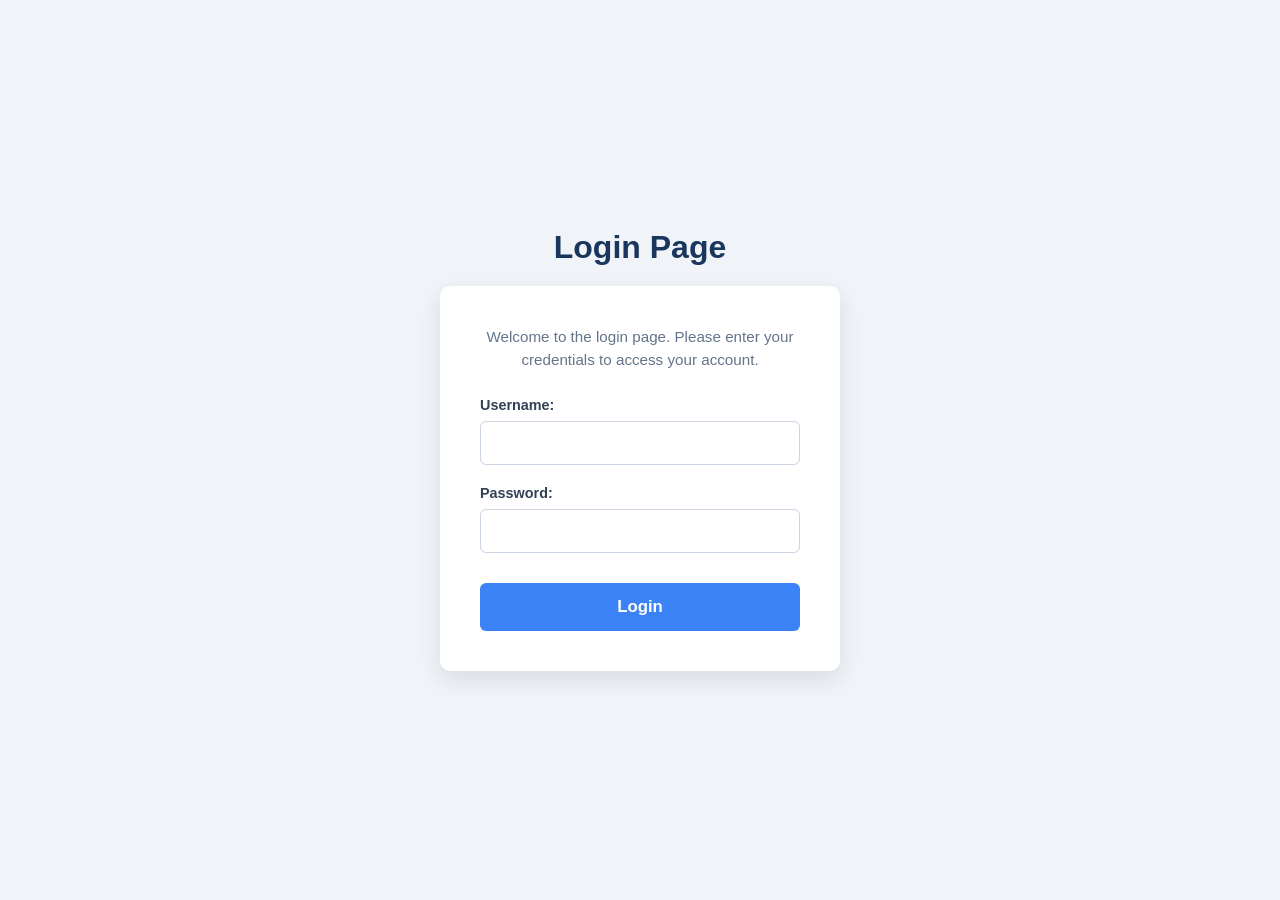
<file: login page/index.html>
<!DOCTYPE html>
<html lang="en">
<head>
    <meta charset="UTF-8">
    <meta name="viewport" content="width=device-width, initial-scale=1.0">
    <title>Document</title>
    <link rel="stylesheet" href="style.css">
</head>
<body>
    <header>
        <h1>login page</h1>
    </header>
    <main>
        <p>Welcome to the login page. Please enter your credentials to access your account.</p>
    <form action="/submit" method="post">
        <label for="username">Username:</label>
        <input type="text" id="username" name="username" required>
        <br>
        <label for="password">Password:</label>
        <input type="password" id="password" name="password" required>
        <br>
        <button type="submit">Login</button>
    </form>
    </main>
</body>
</html>
</file>
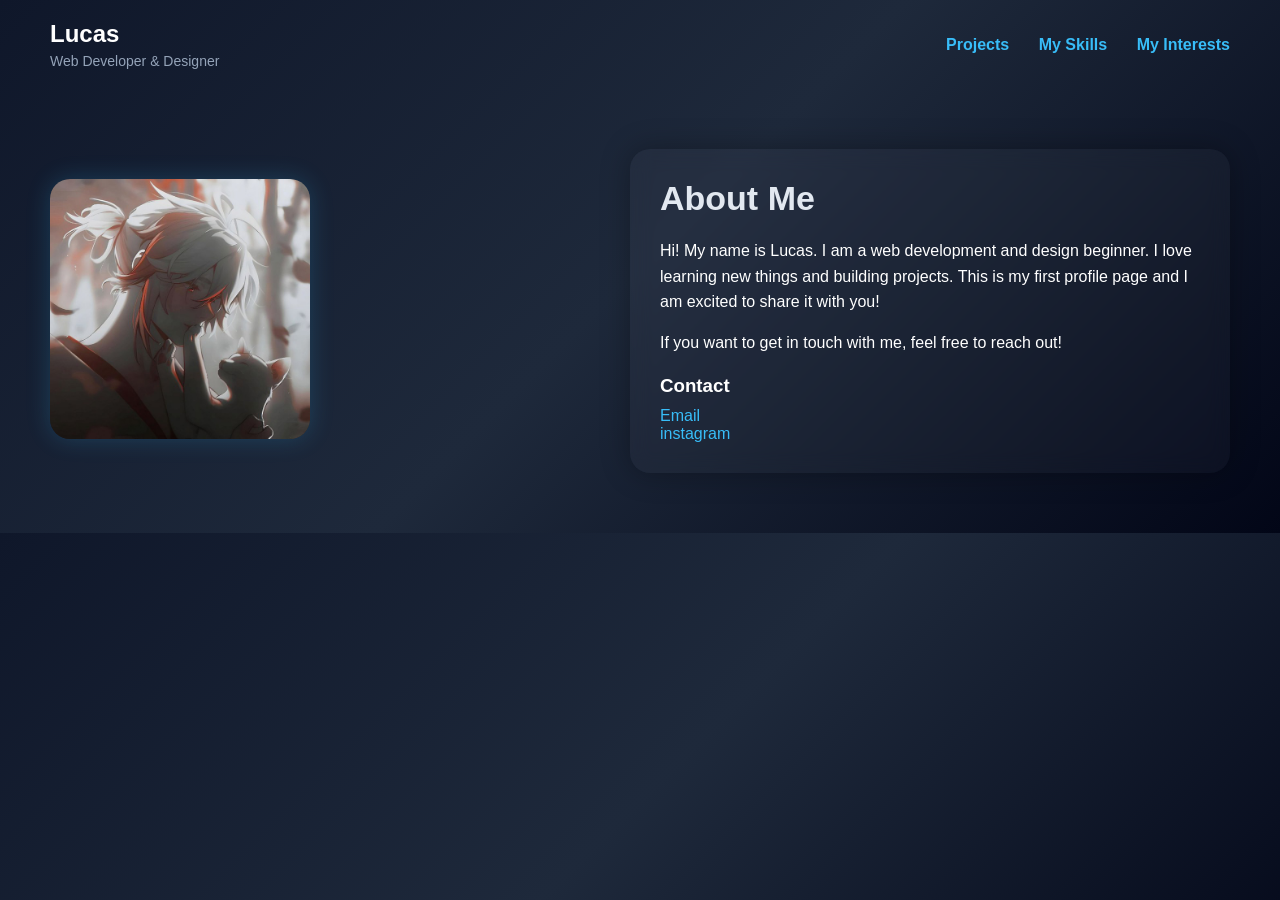
<file: profile page/index.html>
<!DOCTYPE html>
<html lang="en">
<head>
    <meta charset="UTF-8">
    <meta name="viewport" content="width=device-width, initial-scale=1.0">
    <title>Profile Page</title>
    <link rel="stylesheet" href="style.css">
    <link rel="favicon icon" href="profile.jpg">
</head>
<body>

<header class="navbar">
    <div class="logo">
        <h2>Lucas</h2>
        <p>Web Developer & Designer</p>
    </div>

    <nav class="nav-links">
        <a href="project.html">Projects</a>
        <a href="skillset.html">My Skills</a>
        <a href="myinterrest.html">My Interests</a>
    </nav>
</header>

<main class="main-section">

    <!-- Image (LEFT) -->
    <div class="image">
        <img src="profile.jpg" alt="Profile Image">
    </div>

    <!-- Text (RIGHT) -->
    <div class="content">
        <h1>About Me</h1>

        <p>
            Hi! My name is Lucas. I am a web development and design beginner.
            I love learning new things and building projects. This is my first profile page and I am excited to share it with you!
        </p>

        <p>
            If you want to get in touch with me, feel free to reach out!
        </p>

        <h3>Contact</h3>
        <ul>
            <li>
                <a href="mailto:deepesh.200.lucas@gmail.com">Email</a>
            </li>
            <li>
                <a href="https://www.instagram.com/deepesh._0/" target="_blank">instagram</a>
            </li>
        </ul>
    </div>

</main>

</body>
</html>
</file>
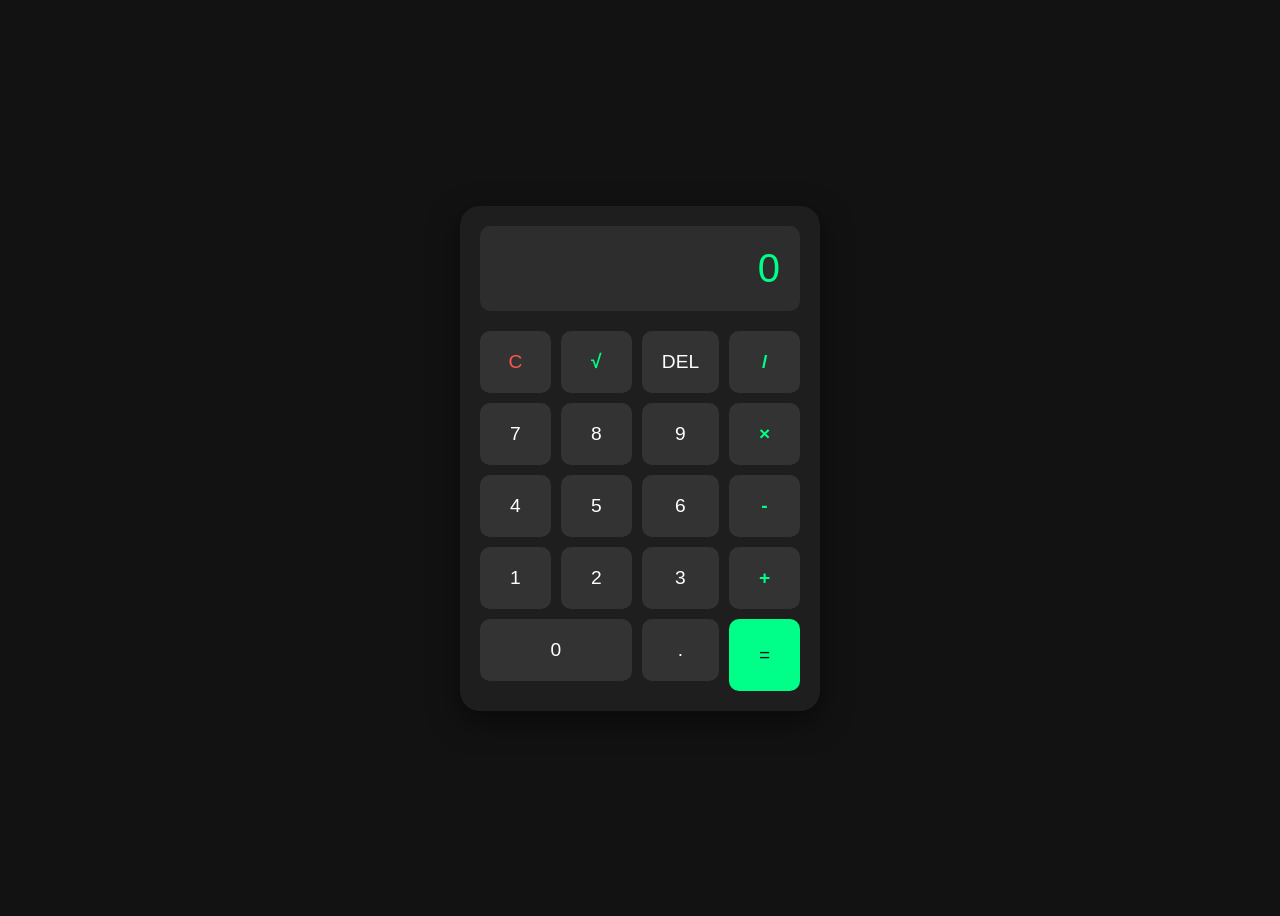
<file: web calculator/index.html>
<!DOCTYPE html>
<html lang="en">
<head>
    <meta charset="UTF-8">
    <meta name="viewport" content="width=device-width, initial-scale=1.0">
    <title>Simple Web Calc</title>
    <link rel="stylesheet" href="style.css">
</head>
<body>
    <div class="calculator">
        <div class="display" id="display">0</div>
        <div class="buttons">
            <button class="btn clear" onclick="clearDisplay()">C</button>
            <button class="btn operator" onclick="calculateSquareRoot()">√</button>
            <button class="btn delete" onclick="deleteLast()">DEL</button>
            <button class="btn operator" onclick="appendOperator('/')">/</button>
            
            <button class="btn" onclick="appendNumber('7')">7</button>
            <button class="btn" onclick="appendNumber('8')">8</button>
            <button class="btn" onclick="appendNumber('9')">9</button>
            <button class="btn operator" onclick="appendOperator('*')">×</button>
            
            <button class="btn" onclick="appendNumber('4')">4</button>
            <button class="btn" onclick="appendNumber('5')">5</button>
            <button class="btn" onclick="appendNumber('6')">6</button>
            <button class="btn operator" onclick="appendOperator('-')">-</button>
            
            <button class="btn" onclick="appendNumber('1')">1</button>
            <button class="btn" onclick="appendNumber('2')">2</button>
            <button class="btn" onclick="appendNumber('3')">3</button>
            <button class="btn operator" onclick="appendOperator('+')">+</button>
            
            <button class="btn zero" onclick="appendNumber('0')">0</button>
            <button class="btn" onclick="appendNumber('.')">.</button>
            <button class="btn equal" onclick="calculate()">=</button>
        </div>
    </div>
    <script src="script.js"></script>
</body>
</html>
</file>
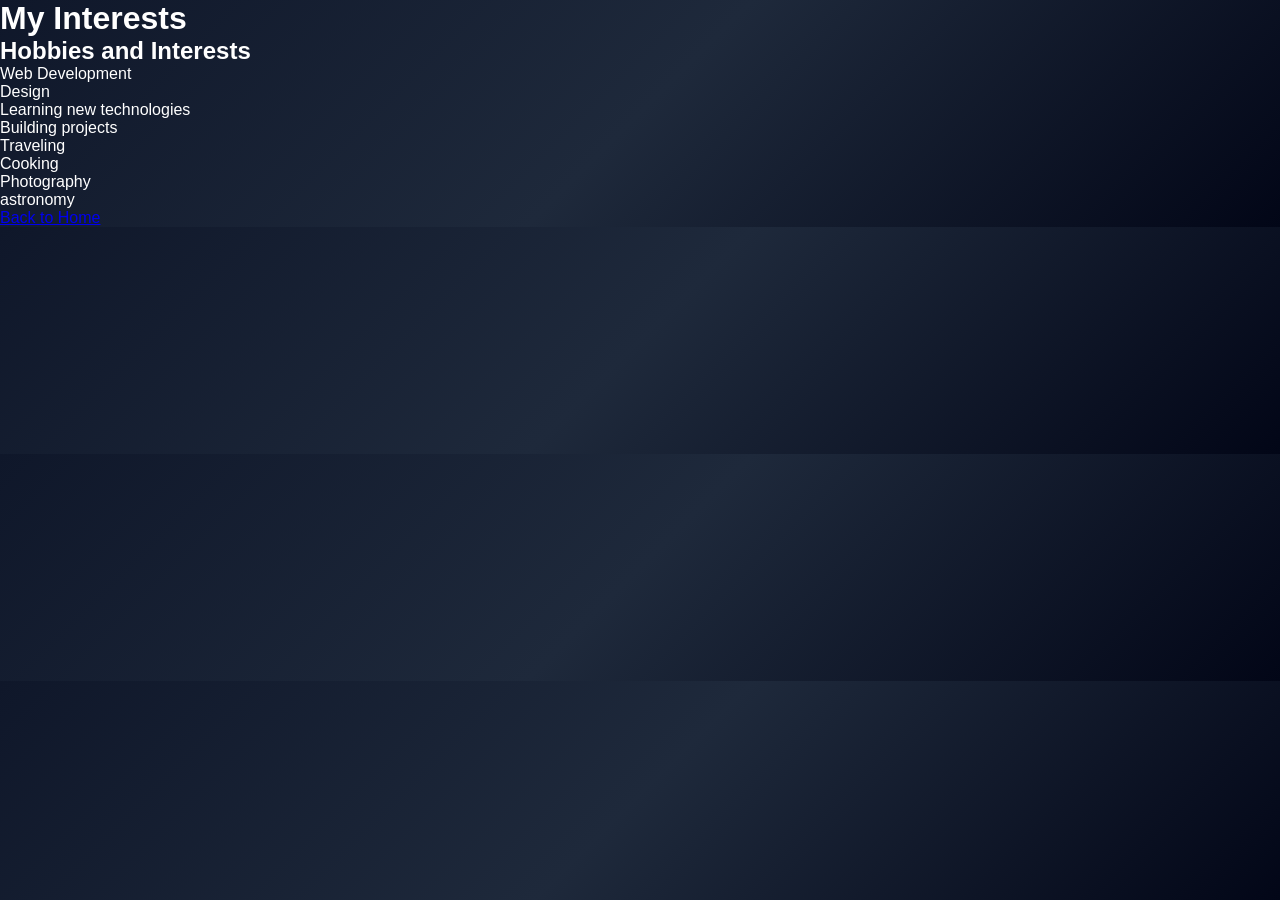
<file: profile page/myinterrest.html>
<!DOCTYPE html>
<html lang="en">
<head>
    <meta charset="UTF-8">
    <meta name="viewport" content="width=device-width, initial-scale=1.0">
    <title>my interests</title>
    <link rel="stylesheet" href="style.css">
</head>
<body>
    <header>
        <h1>My Interests</h1>
    </header>
    <main>
        <section>
            <h2>Hobbies and Interests</h2>
            <ul>
                <li>Web Development</li>
                <li>Design</li>
                <li>Learning new technologies</li>
                <li>Building projects</li>
                <li>Traveling</li>
                <li>Cooking</li>
                <li>Photography</li>
                <li>astronomy</li>
            </ul>
        </section>
    </main>
    <footer>
        <nav>
            <a href="/index.html">Back to Home</a>
        </nav>
    </footer>
</body>
</html>
</file>
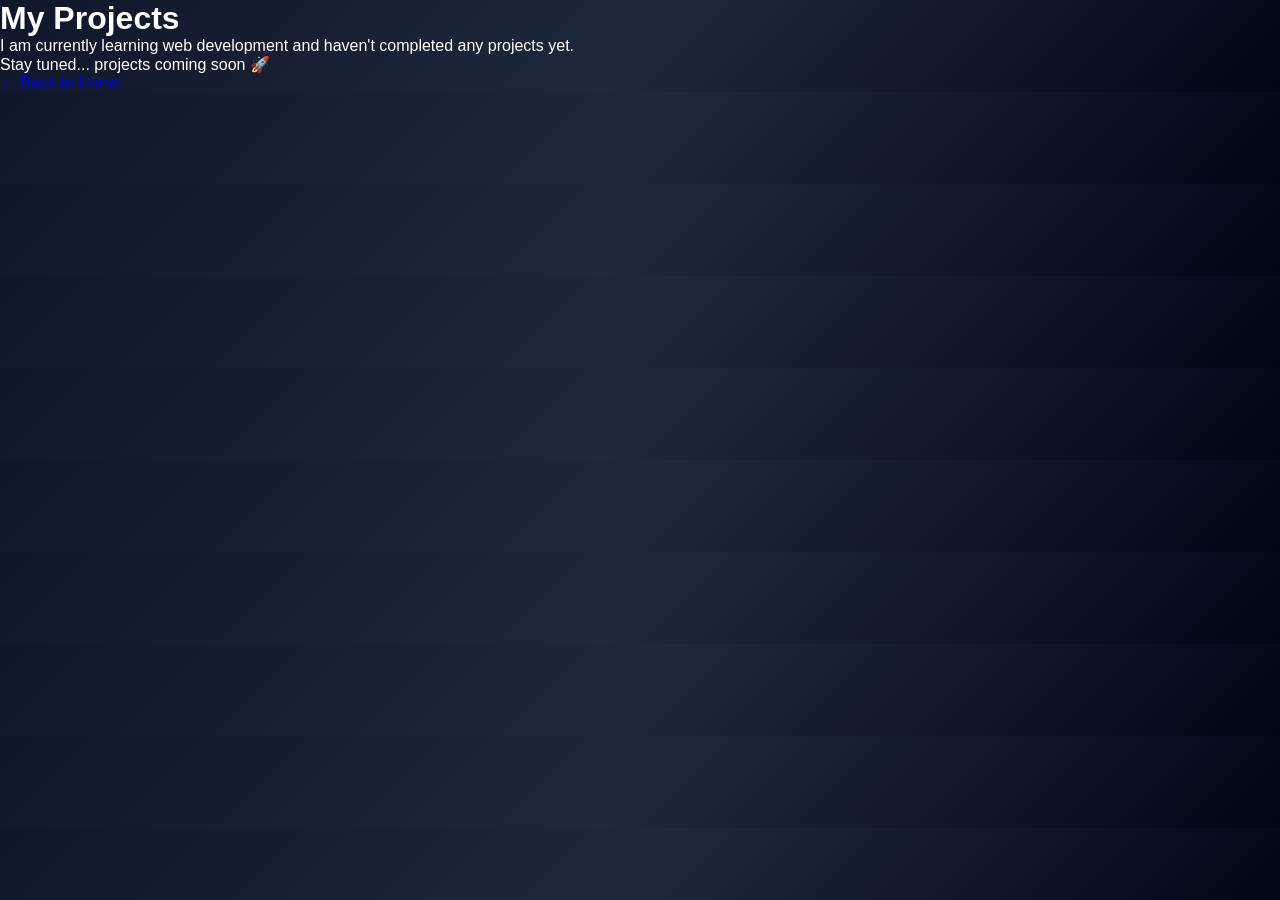
<file: profile page/project.html>
<!DOCTYPE html>
<html lang="en">
<head>
    <meta charset="UTF-8">
    <meta name="viewport" content="width=device-width, initial-scale=1.0">
    <title>My Projects</title>
    <link rel="stylesheet" href="style.css">
</head>
<body>

    <div class="container">

        <div class="left">
            <h1>My Projects</h1>

            <p>
                I am currently learning web development and haven't completed any projects yet.
            </p>

            <p>
                Stay tuned... projects coming soon 🚀
            </p>

            <a href="index.html">← Back to Home</a>
        </div>

    </div>

</body>
</html>
</file>
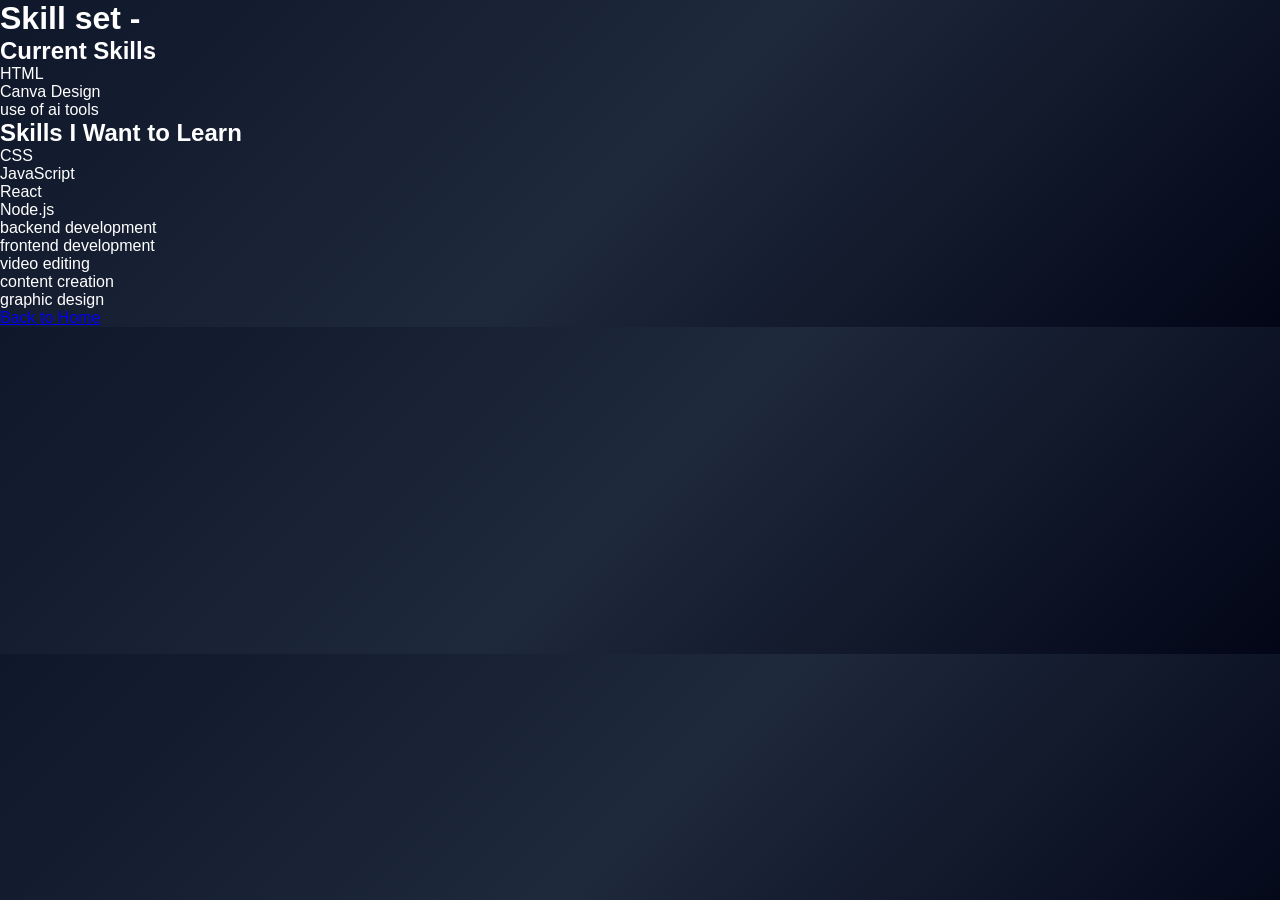
<file: profile page/skillset.html>
<!doctype html>
<html lang="en">
  <head>
    <meta charset="UTF-8" />
    <meta name="viewport" content="width=device-width, initial-scale=1.0" />
    <title>skills I know</title>
    <link rel="stylesheet" href="style.css">
  </head>
  <body>
    <header>
      <h1>Skill set -</h1>
    </header>
    <main>
      <section>
        <h2>Current Skills</h2>
        <ul>
          <li>HTML</li>
          <li>Canva Design</li>
          <li>use of ai tools</li>
        </ul>
      </section>
      <section>
        <h2>Skills I Want to Learn</h2>
        <ul>
          <li>CSS</li>
          <li>JavaScript</li>
          <li>React</li>
          <li>Node.js</li>
          <li>backend development</li>
          <li>frontend development</li>
          <li>video editing</li>
          <li>content creation</li>
          <li>graphic design</li>
        </ul>
      </section>
      <nav>
        <a href="/index.html">Back to Home</a>
      </nav>
    </main>
  </body>
</html>
</file>
<file: login page/style.css>
/* 1. Basic Reset & Setup */
* {
    box-sizing: border-box;
    margin: 0;
    padding: 0;
}

body {
    font-family: 'Segoe UI', Tahoma, Geneva, Verdana, sans-serif;
    background-color: #f0f4f8; /* Soft blue-grey background */
    color: #333;
    display: flex;
    flex-direction: column;
    align-items: center;
    justify-content: center;
    min-height: 100vh; /* Centers content vertically */
}

/* 2. Header Styling */
header {
    margin-bottom: 20px;
    text-align: center;
}

h1 {
    color: #1a365d;
    text-transform: capitalize;
    font-size: 2rem;
}

/* 3. Main Container (The Card) */
main {
    background: #ffffff;
    padding: 40px;
    border-radius: 10px;
    box-shadow: 0 8px 24px rgba(0, 0, 0, 0.1); /* Soft shadow for depth */
    width: 100%;
    max-width: 400px; /* Keeps the form from getting too wide */
    text-align: center;
}

main p {
    font-size: 0.95em;
    color: #64748b;
    margin-bottom: 25px;
    line-height: 1.5;
}

/* 4. Form Layout */
form {
    display: flex;
    flex-direction: column;
    text-align: left;
}

/* Hide the <br> tags since we are using CSS margins for spacing */
form br {
    display: none; 
}

label {
    font-weight: 600;
    margin-bottom: 8px;
    font-size: 0.9em;
    color: #334155;
}

/* 5. Input Fields */
input[type="text"],
input[type="password"] {
    padding: 12px;
    margin-bottom: 20px;
    border: 1px solid #cbd5e1;
    border-radius: 6px;
    font-size: 1em;
    transition: all 0.3s ease;
}

input[type="text"]:focus,
input[type="password"]:focus {
    outline: none;
    border-color: #3b82f6;
    box-shadow: 0 0 0 3px rgba(59, 130, 246, 0.2); /* Glow effect on click */
}

/* 6. Submit Button */
button[type="submit"] {
    background-color: #3b82f6;
    color: white;
    padding: 14px;
    border: none;
    border-radius: 6px;
    font-size: 1.05em;
    font-weight: bold;
    cursor: pointer;
    transition: background-color 0.3s ease;
    margin-top: 10px;
}

button[type="submit"]:hover {
    background-color: #2563eb; /* Darker blue on hover */
}
</file>
<file: profile page/style.css>
/* ===== RESET ===== */
* {
    margin: 0;
    padding: 0;
    box-sizing: border-box;
}

/* ===== BODY ===== */
body {
    font-family: Arial, sans-serif;
    background-color: #0f172a;
    color: white;
}

/* ===== NAVBAR ===== */
.navbar {
    display: flex;
    justify-content: space-between;
    align-items: center;
    padding: 20px 50px;
}

/* Logo */
.logo h2 {
    margin-bottom: 5px;
}

.logo p {
    font-size: 14px;
    color: #94a3b8;
}

/* Nav links */
.nav-links a {
    margin-left: 25px;
    text-decoration: none;
    color: #38bdf8;
    font-weight: bold;
}

.nav-links a:hover {
    text-decoration: underline;
}

/* ===== MAIN SECTION ===== */
.main-section {
    display: flex;
    align-items: center;
    justify-content: space-between;
    padding: 60px 50px;
    gap: 40px;
}

/* IMAGE */
.image img {
    width: 260px;
    border-radius: 20px;
}

/* CONTENT */
.content {
    max-width: 600px;
}

.content h1 {
    margin-bottom: 20px;
    font-size: 32px;
}

.content p {
    margin-bottom: 15px;
    line-height: 1.6;
}

/* CONTACT */
.content h3 {
    margin-top: 20px;
    margin-bottom: 10px;
}

.content ul {
    list-style: none;
}

.content a {
    color: #38bdf8;
    text-decoration: none;
}

.content a:hover {
    text-decoration: underline;
}
body {
    background: linear-gradient(to right, #0f172a, #1e293b);
}
.image img {
    width: 260px;
    border-radius: 20px;
    box-shadow: 0 0 25px rgba(56, 189, 248, 0.2);
    transition: transform 0.3s ease;
}

.image img:hover {
    transform: scale(1.05);
}
body {
    font-family: Arial, sans-serif;
    background: linear-gradient(135deg, #0f172a, #1e293b, #020617);
    color: white;
}
.content {
    max-width: 600px;
    background: rgba(255, 255, 255, 0.03);
    padding: 30px;
    border-radius: 20px;
    backdrop-filter: blur(10px);
    box-shadow: 0 0 30px rgba(0, 0, 0, 0.3);
}
.content h1 {
    margin-bottom: 20px;
    font-size: 34px;
    color: #e2e8f0;
}
.content a {
    color: #38bdf8;
    text-decoration: none;
    transition: 0.3s;
}

.content a:hover {
    color: #0ea5e9;
}
</file>
<file: web calculator/style.css>
body {
    display: flex;
    justify-content: center;
    align-items: center;
    height: 100vh;
    background-color: #121212;
    font-family: 'Segoe UI', sans-serif;
}

.calculator {
    background-color: #1e1e1e;
    padding: 20px;
    border-radius: 20px;
    box-shadow: 0 10px 30px rgba(0,0,0,0.5);
    width: 320px;
}

.display {
    background-color: #2d2d2d;
    color: #00ff88;
    font-size: 2.5rem;
    text-align: right;
    padding: 20px;
    border-radius: 10px;
    margin-bottom: 20px;
    overflow-x: auto;
}

.buttons {
    display: grid;
    grid-template-columns: repeat(4, 1fr);
    gap: 10px;
}

.btn {
    padding: 20px;
    font-size: 1.2rem;
    border: none;
    border-radius: 10px;
    cursor: pointer;
    background-color: #333;
    color: white;
    transition: 0.2s;
}

.btn:hover { background-color: #444; }
.operator { color: #00ff88; font-weight: bold; }
.equal { background-color: #00ff88; color: #121212; grid-row: span 2; }
.equal:hover { background-color: #00cc6e; }
.clear { color: #ff5555; }
.zero { grid-column: span 2; }
</file>
